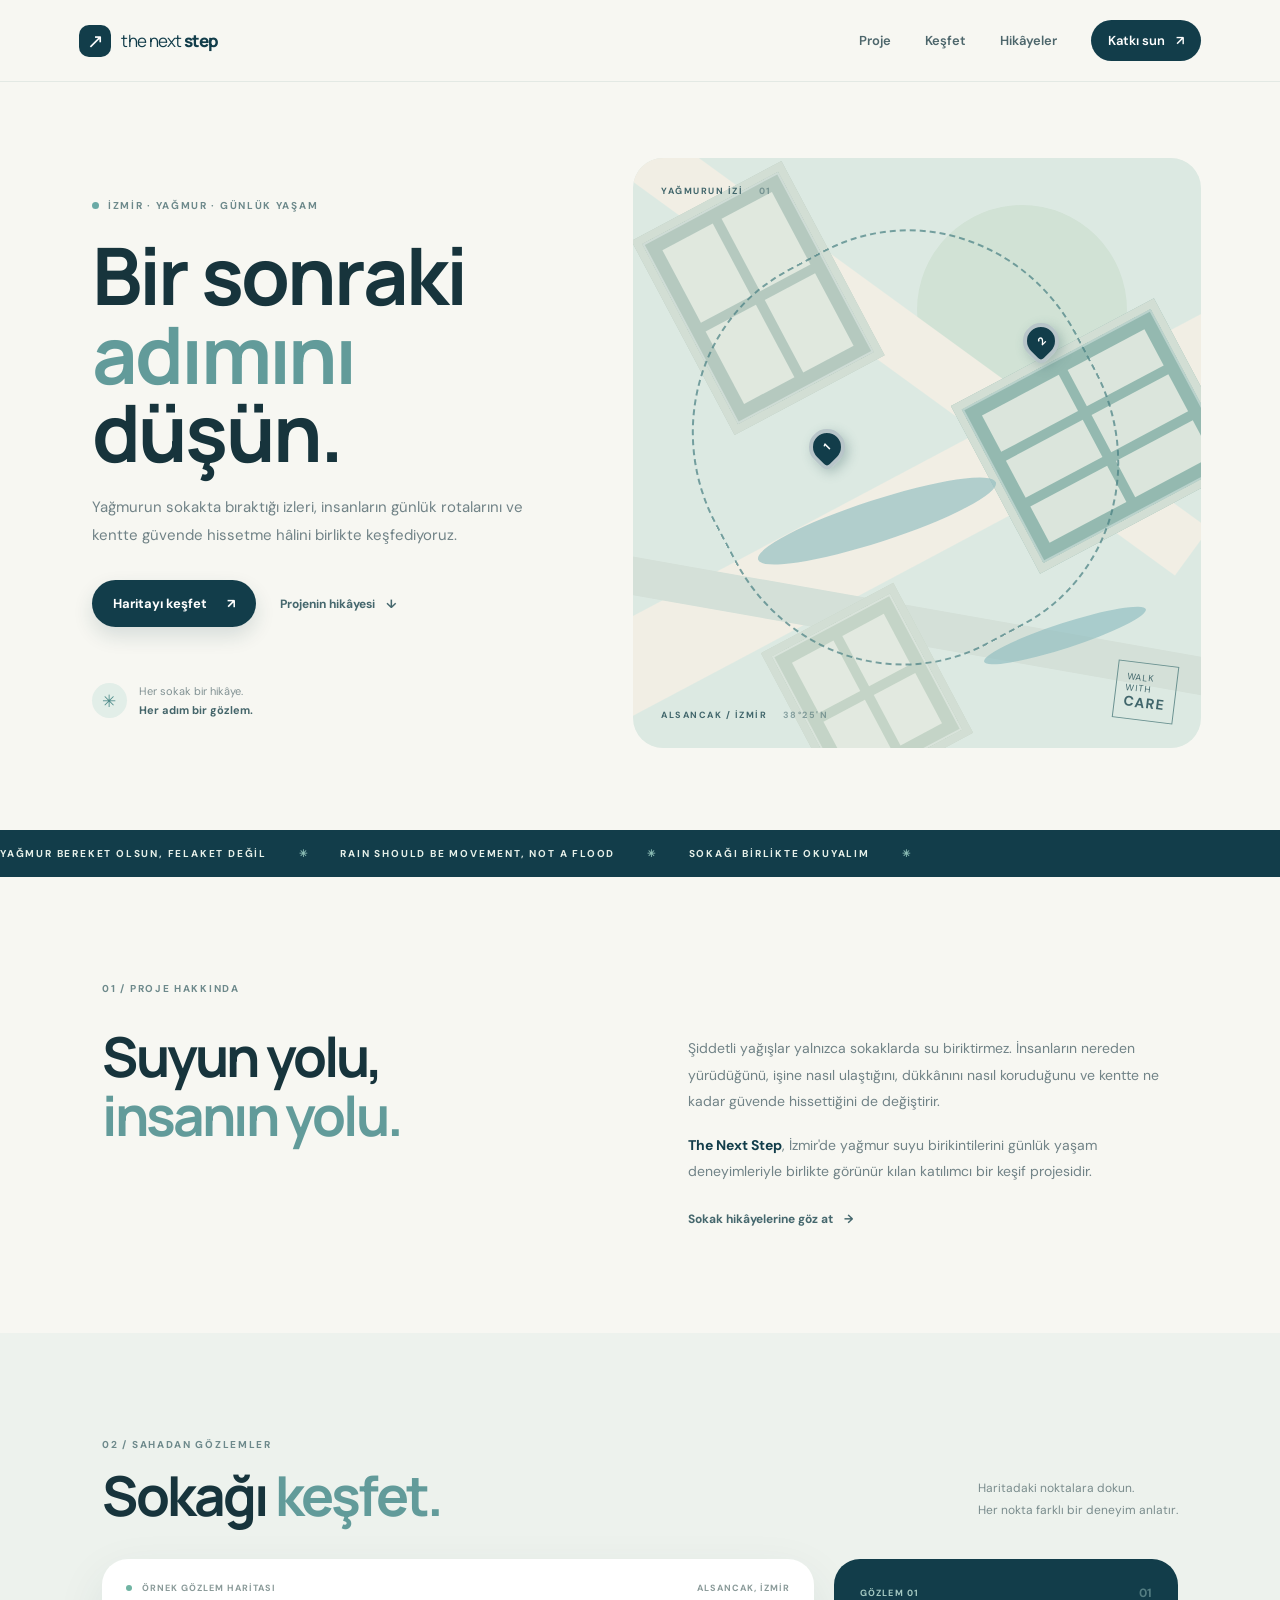
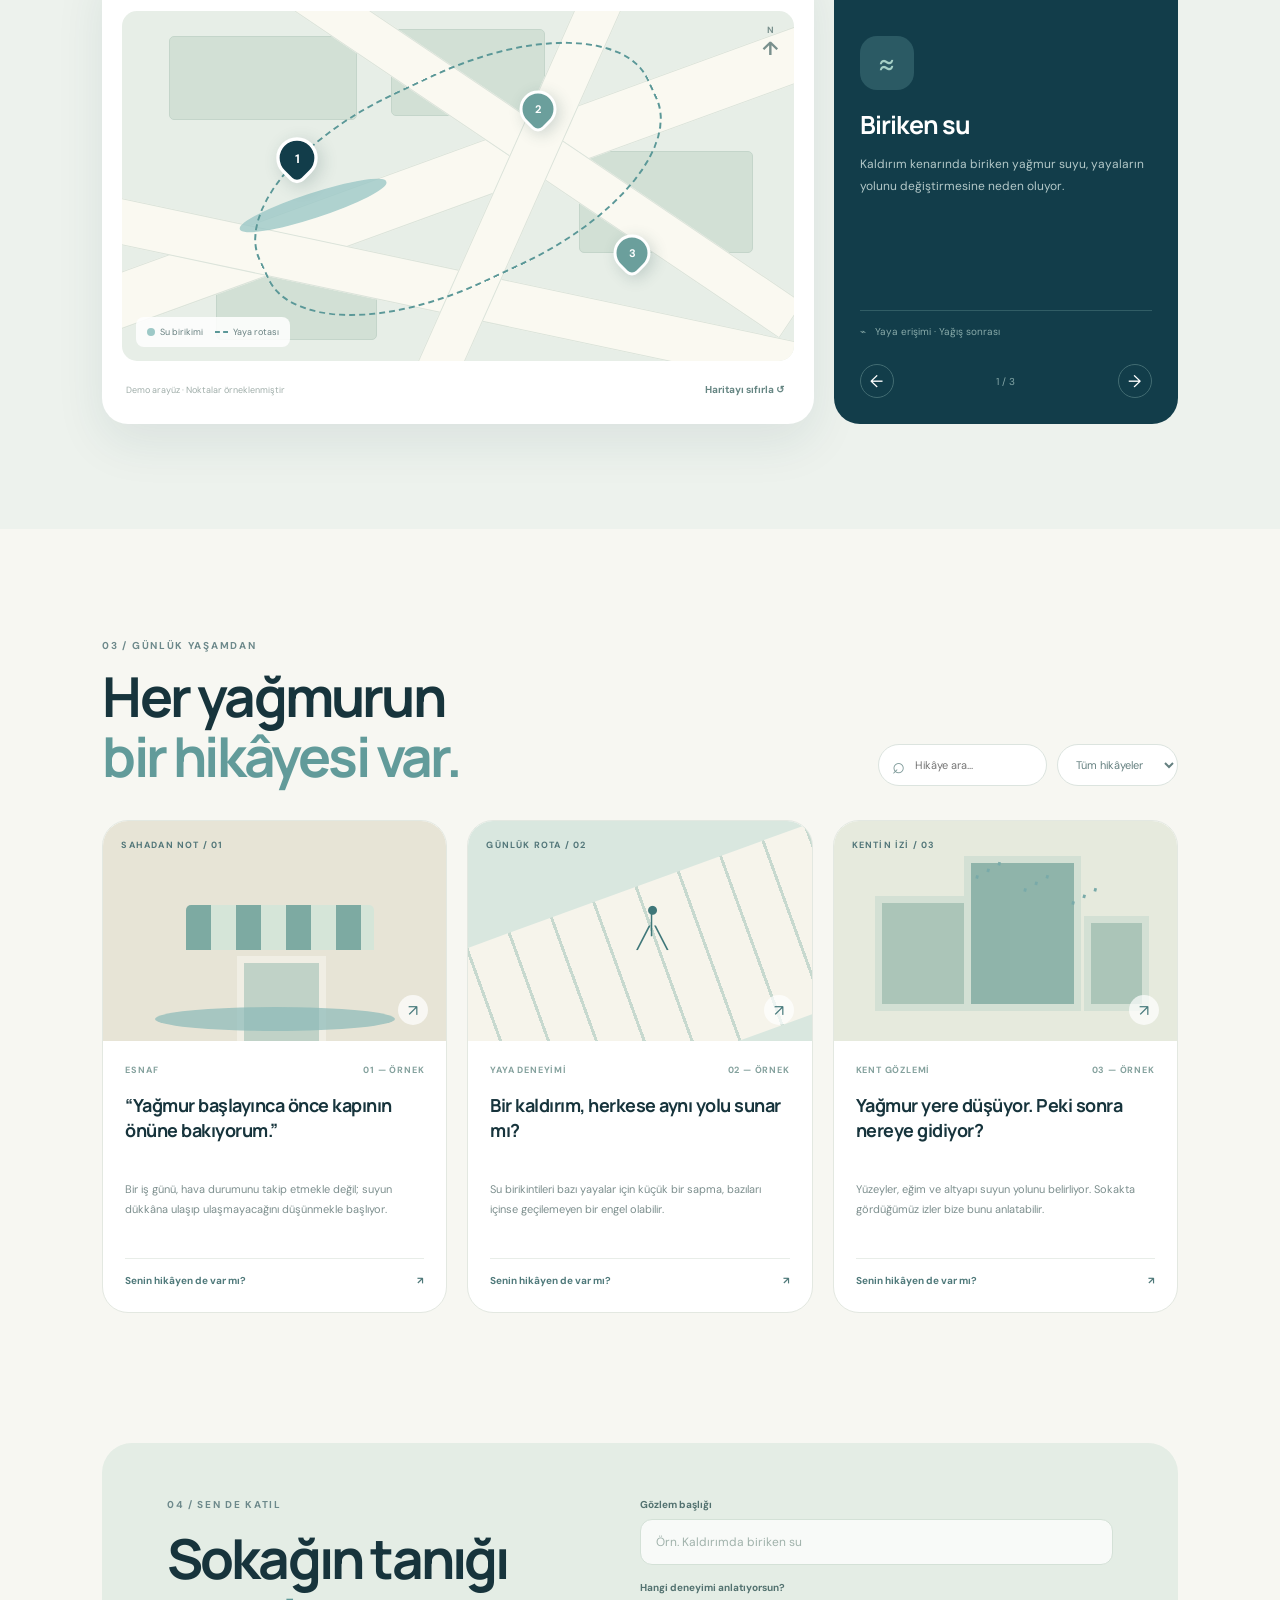
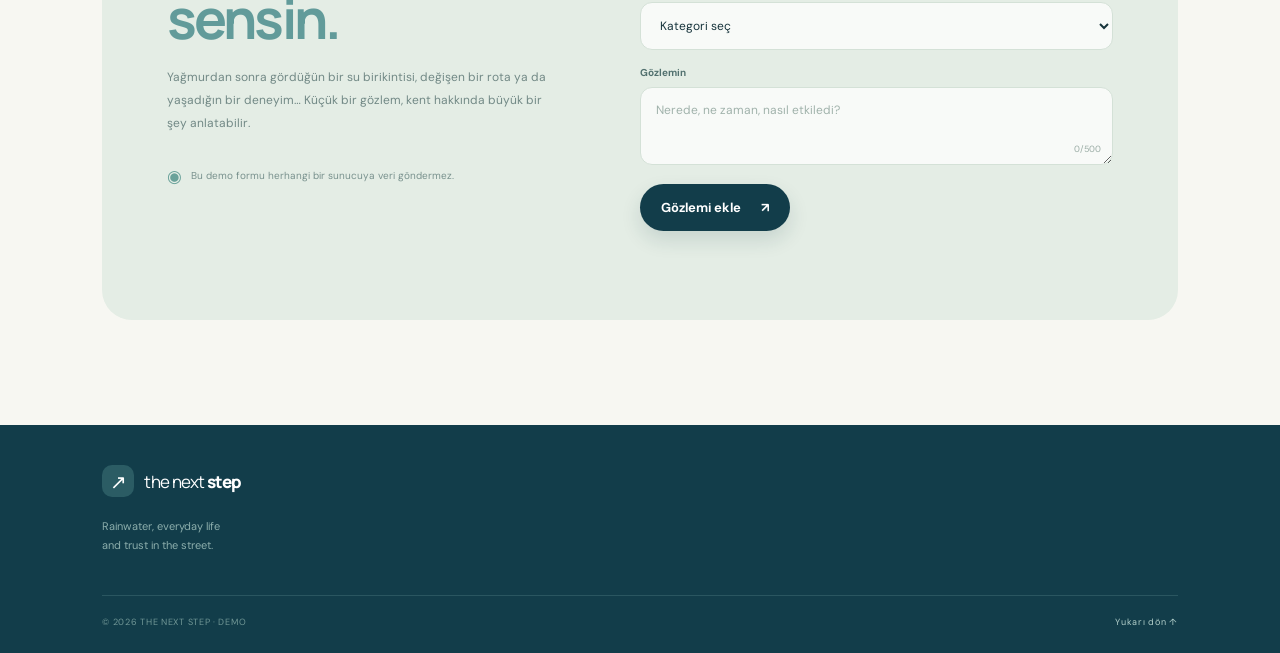
<file: denemenext/index.html>
<!DOCTYPE html>
<html lang="tr">
<head>
  <meta charset="UTF-8" />
  <meta name="viewport" content="width=device-width, initial-scale=1.0" />
  <meta name="theme-color" content="#123D4A" />
  <meta name="description" content="The Next Step — İzmir'de yağmur, sokaklar ve günlük yaşamın kesiştiği noktaları keşfet." />
  <title>The Next Step — Sokağın hikâyesini keşfet</title>
  <link rel="stylesheet" href="style.css" />
  <script src="script.js" defer></script>
</head>
<body>
  <a class="skip-link" href="#main">İçeriğe geç</a>
  <header class="site-header">
    <a class="brand" href="#" aria-label="The Next Step ana sayfa">
      <span class="brand-mark" aria-hidden="true">↗</span>
      <span>the next <strong>step</strong></span>
    </a>
    <button class="menu-toggle" id="menuToggle" aria-label="Menüyü aç" aria-expanded="false">
      <span></span><span></span>
    </button>
    <nav class="main-nav" id="mainNav" aria-label="Ana menü">
      <a href="#story">Proje</a>
      <a href="#map">Keşfet</a>
      <a href="#stories">Hikâyeler</a>
      <a href="#contribute" class="nav-cta">Katkı sun <span>↗</span></a>
    </nav>
  </header>

  <main id="main">
    <section class="hero">
      <div class="hero-copy">
        <p class="eyebrow"><span class="eyebrow-dot"></span> İZMİR · YAĞMUR · GÜNLÜK YAŞAM</p>
        <h1>Bir sonraki<br /><em>adımını</em> düşün.</h1>
        <p class="hero-description">Yağmurun sokakta bıraktığı izleri, insanların günlük rotalarını ve kentte güvende hissetme hâlini birlikte keşfediyoruz.</p>
        <div class="hero-actions">
          <a class="button button-primary" href="#map">Haritayı keşfet <span>↗</span></a>
          <a class="text-link" href="#story">Projenin hikâyesi <span>↓</span></a>
        </div>
        <div class="hero-note"><span class="note-icon">✳</span><span>Her sokak bir hikâye.<br /><strong>Her adım bir gözlem.</strong></span></div>
      </div>
      <div class="hero-art" aria-label="Yağmur sonrası İzmir sokaklarını temsil eden illüstrasyon" role="img">
        <div class="art-sun"></div>
        <div class="art-label label-top">YAĞMURUN İZİ <span>01</span></div>
        <div class="street street-one"></div><div class="street street-two"></div><div class="street street-three"></div>
        <div class="building building-a"><i></i><i></i><i></i><i></i></div>
        <div class="building building-b"><i></i><i></i><i></i><i></i><i></i><i></i></div>
        <div class="building building-c"><i></i><i></i><i></i><i></i></div>
        <div class="water water-one"></div><div class="water water-two"></div>
        <div class="route-line"></div>
        <button class="art-pin pin-one" aria-label="Gözlem noktası: biriken su">1</button>
        <button class="art-pin pin-two" aria-label="Gözlem noktası: yaya rotası">2</button>
        <div class="art-label label-bottom">ALSANCAK / İZMİR <span>38°25'N</span></div>
        <div class="art-stamp">WALK<br />WITH<br /><b>CARE</b></div>
      </div>
    </section>

    <section class="ticker" aria-label="Proje mesajı">
      <div>YAĞMUR BEREKET OLSUN, FELAKET DEĞİL <span>✳</span> RAIN SHOULD BE MOVEMENT, NOT A FLOOD <span>✳</span> SOKAĞI BİRLİKTE OKUYALIM <span>✳</span></div>
    </section>

    <section class="intro section-wrap" id="story">
      <div class="section-kicker">01 / PROJE HAKKINDA</div>
      <div class="intro-grid">
        <h2>Suyun yolu,<br /><em>insanın yolu.</em></h2>
        <div class="intro-text">
          <p>Şiddetli yağışlar yalnızca sokaklarda su biriktirmez. İnsanların nereden yürüdüğünü, işine nasıl ulaştığını, dükkânını nasıl koruduğunu ve kentte ne kadar güvende hissettiğini de değiştirir.</p>
          <p><strong>The Next Step</strong>, İzmir'de yağmur suyu birikintilerini günlük yaşam deneyimleriyle birlikte görünür kılan katılımcı bir keşif projesidir.</p>
          <a class="text-link" href="#stories">Sokak hikâyelerine göz at <span>→</span></a>
        </div>
      </div>
    </section>

    <section class="explore section-wrap" id="map">
      <div class="section-heading">
        <div><div class="section-kicker">02 / SAHADAN GÖZLEMLER</div><h2>Sokağı <em>keşfet.</em></h2></div>
        <p>Haritadaki noktalara dokun.<br />Her nokta farklı bir deneyim anlatır.</p>
      </div>
      <div class="explore-layout">
        <div class="map-panel">
          <div class="map-topline"><span><span class="live-dot"></span> ÖRNEK GÖZLEM HARİTASI</span><span>ALSANCAK, İZMİR</span></div>
          <div class="map-canvas" id="mapCanvas">
            <div class="map-block block-1"></div><div class="map-block block-2"></div><div class="map-block block-3"></div><div class="map-block block-4"></div>
            <div class="map-road road-1"></div><div class="map-road road-2"></div><div class="map-road road-3"></div><div class="map-road road-4"></div>
            <div class="map-water water-pool"></div>
            <div class="map-route"></div>
            <button class="map-marker active" data-place="0" style="--x:26%;--y:42%" aria-label="Nokta 1: Biriken su" aria-pressed="true"><span>1</span></button>
            <button class="map-marker" data-place="1" style="--x:62%;--y:28%" aria-label="Nokta 2: Yaya rotası" aria-pressed="false"><span>2</span></button>
            <button class="map-marker" data-place="2" style="--x:76%;--y:69%" aria-label="Nokta 3: Esnaf deneyimi" aria-pressed="false"><span>3</span></button>
            <div class="map-legend"><span><i class="legend-water"></i> Su birikimi</span><span><i class="legend-route"></i> Yaya rotası</span></div>
            <div class="map-north">N <span>↑</span></div>
          </div>
          <div class="map-foot"><span>Demo arayüz · Noktalar örneklenmiştir</span><button id="resetMap" class="quiet-button">Haritayı sıfırla ↺</button></div>
        </div>
        <aside class="observation-card" aria-live="polite">
          <div class="card-top"><span class="mini-tag" id="placeTag">GÖZLEM 01</span><span class="card-number" id="cardNumber">01</span></div>
          <div class="card-icon" id="placeIcon">≈</div>
          <h3 id="placeTitle">Biriken su</h3>
          <p id="placeDescription">Kaldırım kenarında biriken yağmur suyu, yayaların yolunu değiştirmesine neden oluyor.</p>
          <div class="observation-meta"><span>⌁</span><span id="placeMeta">Yaya erişimi · Yağış sonrası</span></div>
          <div class="card-pagination"><button id="prevPlace" aria-label="Önceki gözlem">←</button><span id="placeProgress">1 / 3</span><button id="nextPlace" aria-label="Sonraki gözlem">→</button></div>
        </aside>
      </div>
    </section>

    <section class="stories section-wrap" id="stories">
      <div class="section-heading">
        <div><div class="section-kicker">03 / GÜNLÜK YAŞAMDAN</div><h2>Her yağmurun<br /><em>bir hikâyesi var.</em></h2></div>
        <div class="story-controls">
          <label class="search-box"><span>⌕</span><input id="storySearch" type="search" placeholder="Hikâye ara..." aria-label="Hikâyelerde ara" /></label>
          <select id="storyFilter" aria-label="Hikâyeleri kategoriye göre filtrele"><option value="all">Tüm hikâyeler</option><option value="esnaf">Esnaf</option><option value="yaya">Yaya deneyimi</option><option value="kent">Kent gözlemi</option></select>
        </div>
      </div>
      <div class="story-grid" id="storyGrid">
        <article class="story-card" data-category="esnaf" data-search="esnaf dükkan yağmur giriş su">
          <div class="story-visual visual-shop"><span class="visual-caption">SAHADAN NOT / 01</span><div class="shop-awning"></div><div class="shop-door"></div><div class="puddle"></div><span class="visual-symbol">↗</span></div>
          <div class="story-content"><div class="story-meta"><span>ESNAF</span><span>01 — ÖRNEK</span></div><h3>“Yağmur başlayınca önce kapının önüne bakıyorum.”</h3><p>Bir iş günü, hava durumunu takip etmekle değil; suyun dükkâna ulaşıp ulaşmayacağını düşünmekle başlıyor.</p><a href="#contribute" class="story-link">Senin hikâyen de var mı? <span>↗</span></a></div>
        </article>
        <article class="story-card" data-category="yaya" data-search="yaya kaldırım rota yürümek güvenli erişim">
          <div class="story-visual visual-walk"><span class="visual-caption">GÜNLÜK ROTA / 02</span><div class="walk-lines"></div><div class="walk-person">●<br />│<br />╱ ╲</div><span class="visual-symbol">↗</span></div>
          <div class="story-content"><div class="story-meta"><span>YAYA DENEYİMİ</span><span>02 — ÖRNEK</span></div><h3>Bir kaldırım, herkese aynı yolu sunar mı?</h3><p>Su birikintileri bazı yayalar için küçük bir sapma, bazıları içinse geçilemeyen bir engel olabilir.</p><a href="#contribute" class="story-link">Senin hikâyen de var mı? <span>↗</span></a></div>
        </article>
        <article class="story-card" data-category="kent" data-search="kent gözlem yağmur suyu yüzey sokak">
          <div class="story-visual visual-city"><span class="visual-caption">KENTİN İZİ / 03</span><div class="city-shape shape-a"></div><div class="city-shape shape-b"></div><div class="city-shape shape-c"></div><div class="city-rain">⋰ ⋰ ⋰</div><span class="visual-symbol">↗</span></div>
          <div class="story-content"><div class="story-meta"><span>KENT GÖZLEMİ</span><span>03 — ÖRNEK</span></div><h3>Yağmur yere düşüyor. Peki sonra nereye gidiyor?</h3><p>Yüzeyler, eğim ve altyapı suyun yolunu belirliyor. Sokakta gördüğümüz izler bize bunu anlatabilir.</p><a href="#contribute" class="story-link">Senin hikâyen de var mı? <span>↗</span></a></div>
        </article>
      </div>
      <p class="empty-state" id="emptyState" hidden>Bu aramayla eşleşen hikâye bulunamadı. Başka bir kelime dene.</p>
    </section>

    <section class="contribute section-wrap" id="contribute">
      <div class="contribute-panel">
        <div class="contribute-copy"><div class="section-kicker">04 / SEN DE KATIL</div><h2>Sokağın tanığı<br /><em>sensin.</em></h2><p>Yağmurdan sonra gördüğün bir su birikintisi, değişen bir rota ya da yaşadığın bir deneyim… Küçük bir gözlem, kent hakkında büyük bir şey anlatabilir.</p><div class="privacy-note"><span>◉</span> Bu demo formu herhangi bir sunucuya veri göndermez.</div></div>
        <form id="observationForm" class="observation-form">
          <label>Gözlem başlığı<input name="title" type="text" placeholder="Örn. Kaldırımda biriken su" required maxlength="80" /></label>
          <label>Hangi deneyimi anlatıyorsun?
            <select name="category" required><option value="">Kategori seç</option><option>Esnaf deneyimi</option><option>Yaya rotası</option><option>Kent gözlemi</option><option>Diğer</option></select>
          </label>
          <label>Gözlemin <textarea name="description" rows="3" placeholder="Nerede, ne zaman, nasıl etkiledi?" required maxlength="500"></textarea><span class="char-count"><span id="charCount">0</span>/500</span></label>
          <button class="button button-primary form-submit" type="submit">Gözlemi ekle <span>↗</span></button>
          <p class="form-feedback" id="formFeedback" role="status" aria-live="polite"></p>
        </form>
      </div>
    </section>
  </main>

  <footer class="site-footer">
    <a class="brand brand-footer" href="#"><span class="brand-mark">↗</span><span>the next <strong>step</strong></span></a>
    <p>Rainwater, everyday life<br />and trust in the street.</p>
    <div class="footer-bottom"><span>© 2026 THE NEXT STEP · DEMO</span><a href="#main">Yukarı dön ↑</a></div>
  </footer>
  <div class="toast" id="toast" role="status" aria-live="polite"></div>
</body>
</html>
</file>
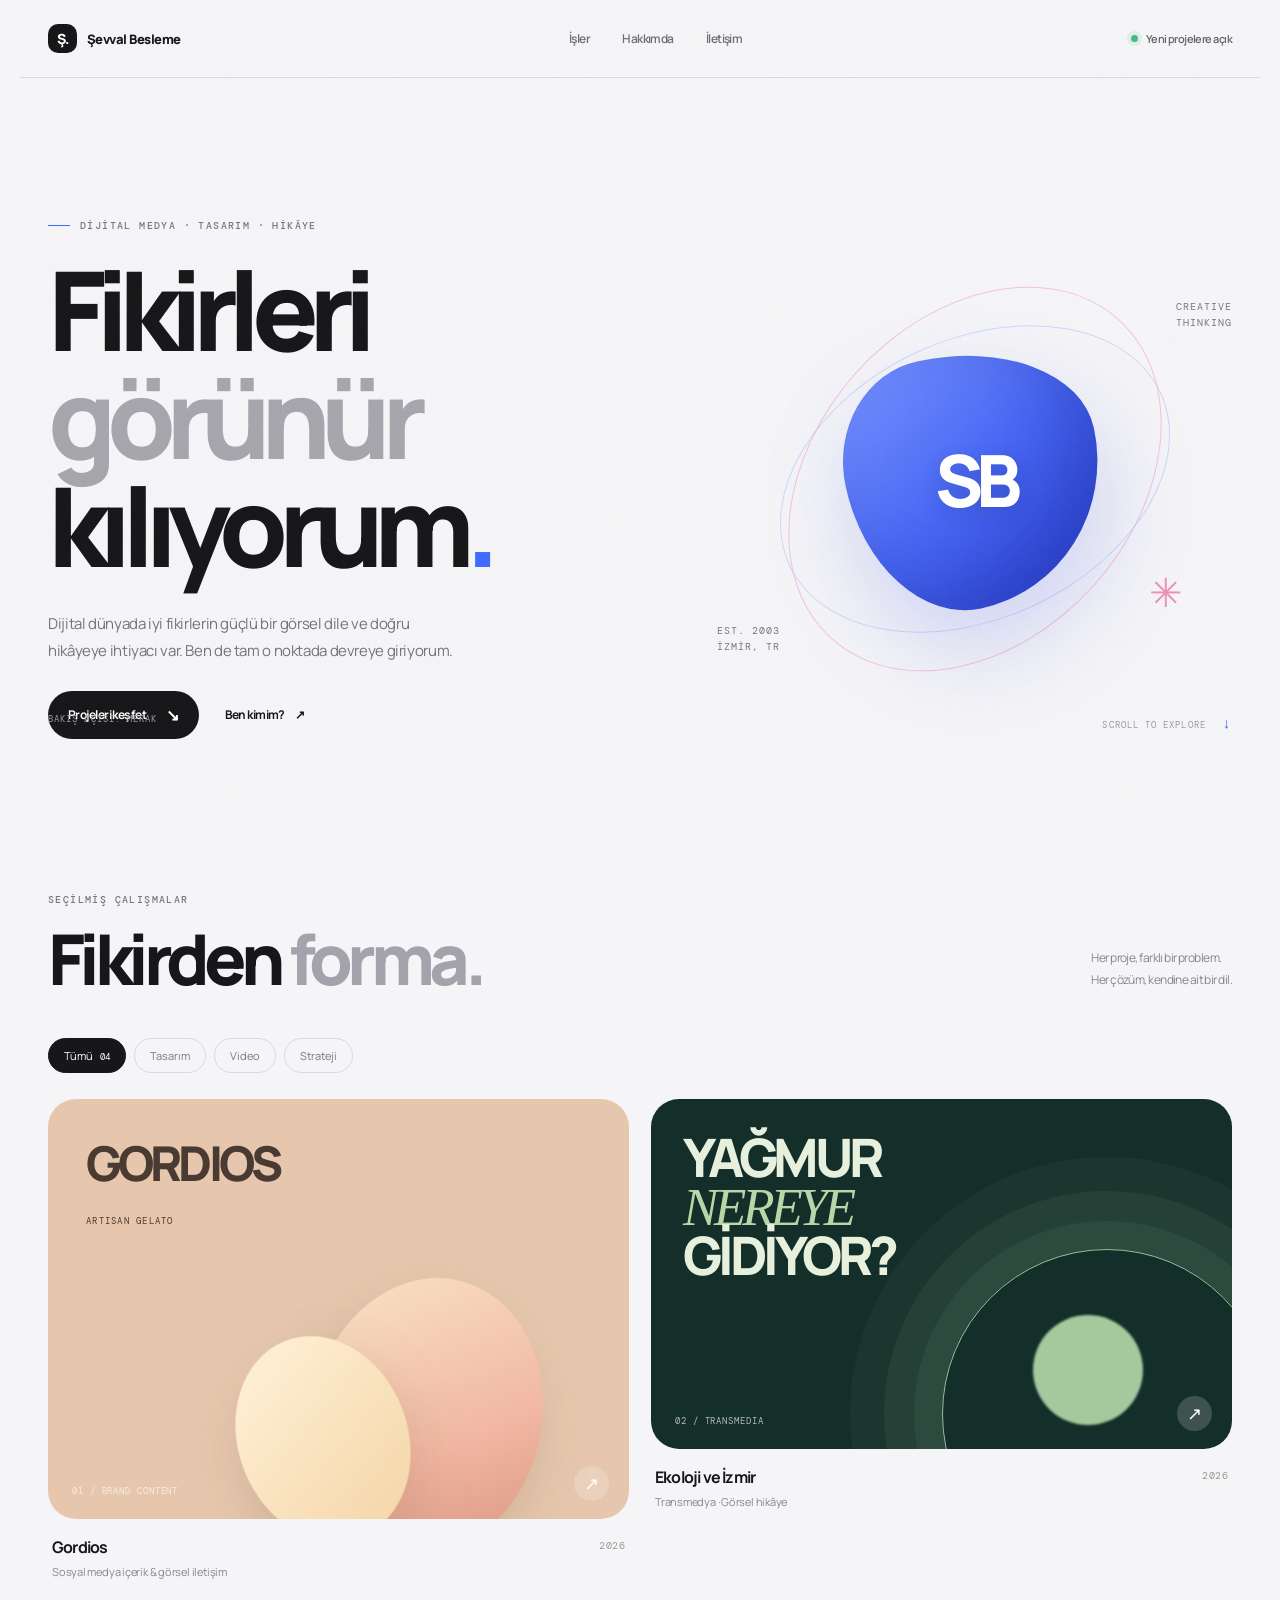
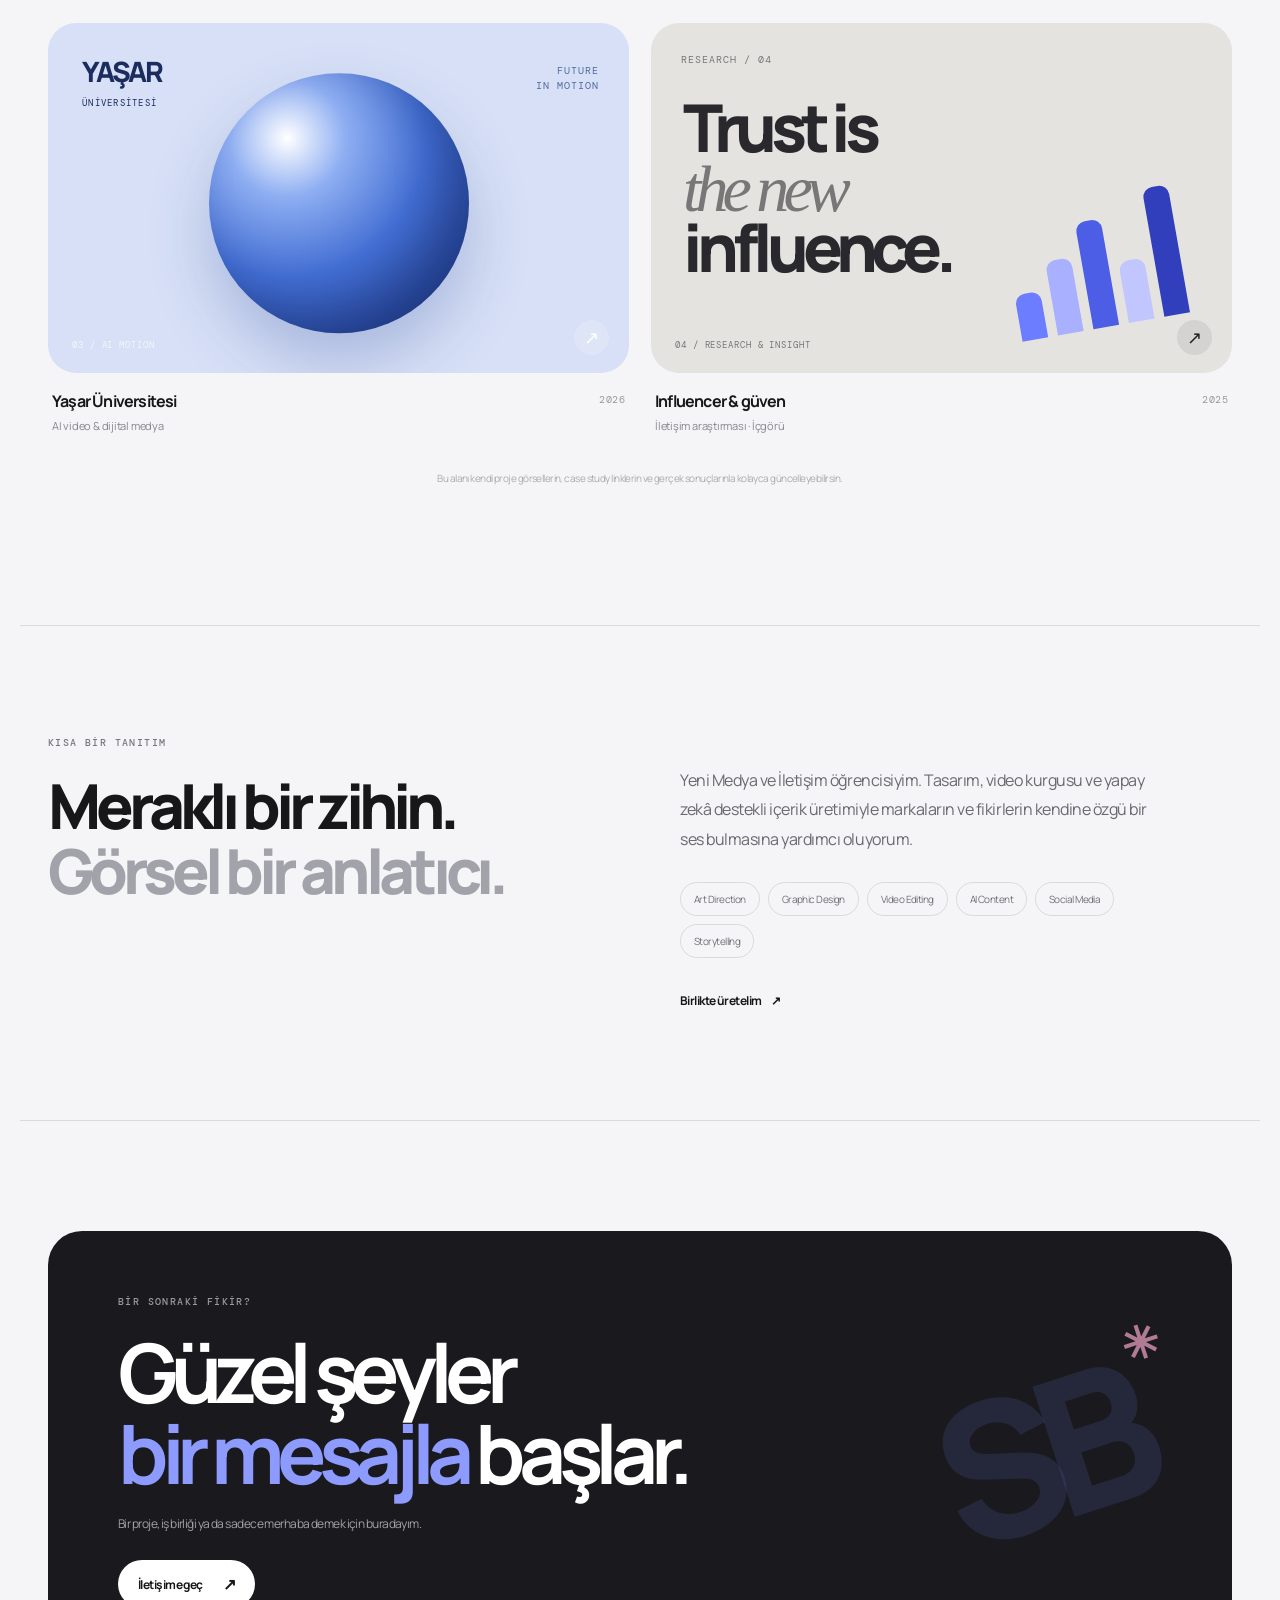
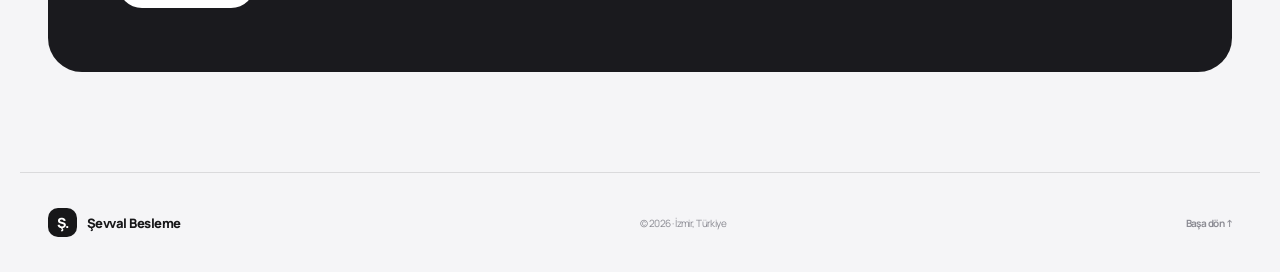
<file: sevvalbeslemenextstep/index.html>
<!doctype html>
<html lang="tr">
<head>
  <meta charset="utf-8">
  <meta name="viewport" content="width=device-width, initial-scale=1">
  <meta name="theme-color" content="#f5f5f7">
  <meta name="description" content="Şevval Besleme — dijital medya, tasarım ve hikâye anlatımı portfolyosu.">
  <title>Şevval Besleme — Creative Portfolio</title>
  <link rel="stylesheet" href="style.css">
  <script src="script.js" defer></script>
</head>
<body>
  <div class="grain" aria-hidden="true"></div>
  <header class="topbar">
    <a class="brand" href="#top" aria-label="Şevval Besleme ana sayfa">
      <span class="brand-mark">Ş.</span><span>Şevval Besleme</span>
    </a>
    <nav class="nav" aria-label="Ana navigasyon">
      <a href="#work">İşler</a><a href="#about">Hakkımda</a><a href="#contact">İletişim</a>
    </nav>
    <a class="availability" href="#contact"><span class="status-dot"></span> Yeni projelere açık</a>
    <button class="menu-toggle" aria-label="Menüyü aç" aria-expanded="false"><span></span><span></span></button>
  </header>

  <main id="top">
    <section class="hero section-wrap">
      <div class="hero-copy">
        <p class="eyebrow"><span class="eyebrow-line"></span> DİJİTAL MEDYA · TASARIM · HİKÂYE</p>
        <h1>Fikirleri<br><span class="headline-muted">görünür</span> kılıyorum<span class="accent">.</span></h1>
        <p class="hero-intro">Dijital dünyada iyi fikirlerin güçlü bir görsel dile ve doğru hikâyeye ihtiyacı var. Ben de tam o noktada devreye giriyorum.</p>
        <div class="hero-actions">
          <a class="button button-dark" href="#work">Projeleri keşfet <span aria-hidden="true">↘</span></a>
          <a class="text-link" href="#about">Ben kimim? <span aria-hidden="true">↗</span></a>
        </div>
      </div>
      <div class="hero-art" aria-label="Soyut renk ve şekil kompozisyonu">
        <div class="art-orbit orbit-one"></div><div class="art-orbit orbit-two"></div>
        <div class="art-core"><span>SB</span></div>
        <div class="art-tag tag-top">CREATIVE<br>THINKING</div>
        <div class="art-tag tag-bottom">EST. 2003<br>İZMİR, TR</div>
        <div class="art-spark">✳</div>
      </div>
      <div class="hero-bottom"><span>BAKIŞ AÇISI: MERAK</span><span>SCROLL TO EXPLORE <span class="scroll-arrow">↓</span></span></div>
    </section>

    <section class="work section-wrap" id="work">
      <div class="section-heading">
        <div><p class="eyebrow">SEÇİLMİŞ ÇALIŞMALAR</p><h2>Fikirden <span>forma.</span></h2></div>
        <p class="section-note">Her proje, farklı bir problem.<br>Her çözüm, kendine ait bir dil.</p>
      </div>
      <div class="filter-row" role="group" aria-label="Projeleri filtrele">
        <button class="filter active" data-filter="all">Tümü <span>04</span></button>
        <button class="filter" data-filter="design">Tasarım</button>
        <button class="filter" data-filter="video">Video</button>
        <button class="filter" data-filter="strategy">Strateji</button>
      </div>
      <div class="project-grid">
        <article class="project-card project-large" data-category="design strategy">
          <a class="project-visual visual-gordios" href="#contact" aria-label="Gordios projesi hakkında iletişim">
            <div class="gordios-label">GORDIOS<br><small>ARTISAN GELATO</small></div>
            <div class="gelato-shape gelato-one"></div><div class="gelato-shape gelato-two"></div>
            <span class="visual-index">01 / BRAND CONTENT</span><span class="visual-arrow">↗</span>
          </a>
          <div class="project-meta"><div><h3>Gordios</h3><p>Sosyal medya içerik & görsel iletişim</p></div><span class="project-year">2026</span></div>
        </article>
        <article class="project-card" data-category="video design">
          <a class="project-visual visual-eco" href="#contact" aria-label="Ekoloji ve İzmir projesi hakkında iletişim">
            <div class="eco-title">YAĞMUR<br><em>NEREYE</em><br>GİDİYOR?</div>
            <div class="eco-rings"></div><span class="visual-index">02 / TRANSMEDIA</span><span class="visual-arrow">↗</span>
          </a>
          <div class="project-meta"><div><h3>Ekoloji ve İzmir</h3><p>Transmedya · Görsel hikâye</p></div><span class="project-year">2026</span></div>
        </article>
        <article class="project-card" data-category="video design">
          <a class="project-visual visual-yuco" href="#contact" aria-label="Yaşar Üniversitesi projesi hakkında iletişim">
            <div class="yu-orb"></div><div class="yu-word">YAŞAR<br><span>ÜNİVERSİTESİ</span></div>
            <div class="yu-caption">FUTURE<br>IN MOTION</div>
            <span class="visual-index">03 / AI MOTION</span><span class="visual-arrow">↗</span>
          </a>
          <div class="project-meta"><div><h3>Yaşar Üniversitesi</h3><p>AI video & dijital medya</p></div><span class="project-year">2026</span></div>
        </article>
        <article class="project-card project-wide" data-category="strategy">
          <a class="project-visual visual-research" href="#contact" aria-label="Influencer araştırması hakkında iletişim">
            <div class="research-top">RESEARCH / 04</div>
            <div class="research-title">Trust is<br><span>the new</span><br>influence.</div>
            <div class="research-bars"><i></i><i></i><i></i><i></i><i></i></div>
            <span class="visual-index">04 / RESEARCH & INSIGHT</span><span class="visual-arrow">↗</span>
          </a>
          <div class="project-meta"><div><h3>Influencer & güven</h3><p>İletişim araştırması · İçgörü</p></div><span class="project-year">2025</span></div>
        </article>
      </div>
      <p class="portfolio-hint">Bu alanı kendi proje görsellerin, case study linklerin ve gerçek sonuçlarınla kolayca güncelleyebilirsin.</p>
    </section>

    <section class="about section-wrap" id="about">
      <div class="about-left"><p class="eyebrow">KISA BİR TANITIM</p><h2>Meraklı bir zihin.<br><span>Görsel bir anlatıcı.</span></h2></div>
      <div class="about-right">
        <p class="about-text">Yeni Medya ve İletişim öğrencisiyim. Tasarım, video kurgusu ve yapay zekâ destekli içerik üretimiyle markaların ve fikirlerin kendine özgü bir ses bulmasına yardımcı oluyorum.</p>
        <div class="skill-list"><span>Art Direction</span><span>Graphic Design</span><span>Video Editing</span><span>AI Content</span><span>Social Media</span><span>Storytelling</span></div>
        <a class="text-link" href="#contact">Birlikte üretelim <span aria-hidden="true">↗</span></a>
      </div>
    </section>

    <section class="contact section-wrap" id="contact">
      <div class="contact-card">
        <p class="eyebrow">BİR SONRAKİ FİKİR?</p>
        <h2>Güzel şeyler<br><span>bir mesajla</span> başlar.</h2>
        <p>Bir proje, iş birliği ya da sadece merhaba demek için buradayım.</p>
        <a class="button button-light" href="mailto:hello@sevvalbesleme.com">İletişime geç <span aria-hidden="true">↗</span></a>
        <div class="contact-decoration">SB<span>✳</span></div>
      </div>
    </section>
  </main>

  <footer class="footer section-wrap"><a class="brand" href="#top"><span class="brand-mark">Ş.</span><span>Şevval Besleme</span></a><span>© <span id="year"></span> · İzmir, Türkiye</span><a href="#top" class="back-top">Başa dön ↑</a></footer>
</body>
</html>
</file>
<file: denemenext/style.css>
@import url('https://fonts.googleapis.com/css2?family=DM+Sans:wght@400;500;600;700&family=Manrope:wght@400;500;600;700;800&display=swap');

:root {
  --ink: #17343c;
  --muted: #6c8185;
  --deep: #123d4a;
  --blue: #246b78;
  --teal: #9fcac4;
  --mint: #dcebe5;
  --paper: #f7f7f2;
  --sand: #e8e5d9;
  --line: #dce4df;
  --white: #fff;
  --radius-lg: 26px;
  --radius-md: 18px;
  --shadow: 0 18px 50px rgba(18, 61, 74, .09);
}
* { box-sizing: border-box; }
html { scroll-behavior: smooth; scroll-padding-top: 90px; }
body { margin: 0; background: var(--paper); color: var(--ink); font-family: 'DM Sans', sans-serif; -webkit-font-smoothing: antialiased; }
a { color: inherit; text-decoration: none; }
button, input, textarea, select { font: inherit; }
button, select { cursor: pointer; }
button:focus-visible, a:focus-visible, input:focus-visible, textarea:focus-visible, select:focus-visible { outline: 3px solid #67aeb5; outline-offset: 3px; }
.skip-link { position: absolute; left: 12px; top: -60px; background: var(--deep); color: white; padding: 12px 16px; z-index: 100; border-radius: 8px; }
.skip-link:focus { top: 12px; }
.site-header { height: 82px; padding: 0 6.2%; display: flex; align-items: center; justify-content: space-between; background: rgba(247,247,242,.92); border-bottom: 1px solid rgba(220,228,223,.75); position: sticky; top: 0; z-index: 20; backdrop-filter: blur(18px); }
.brand { display: inline-flex; align-items: center; gap: 10px; font-family: Manrope, sans-serif; font-size: 17px; letter-spacing: -.7px; color: var(--deep); }
.brand strong { font-weight: 800; }
.brand-mark { display: grid; place-items: center; width: 32px; height: 32px; border-radius: 10px; color: white; background: var(--deep); font-size: 20px; }
.main-nav { display: flex; align-items: center; gap: 34px; font-size: 13px; font-weight: 600; color: #4d666b; }
.main-nav a { transition: color .2s ease; }
.main-nav a:hover { color: var(--deep); }
.nav-cta { padding: 12px 17px; background: var(--deep); color: white !important; border-radius: 100px; }
.nav-cta span { margin-left: 8px; }
.menu-toggle { display: none; border: 0; background: none; padding: 8px; }
.menu-toggle span { display: block; width: 22px; height: 2px; margin: 5px; background: var(--deep); }
.hero { display: grid; grid-template-columns: minmax(0, .94fr) minmax(0, 1.06fr); gap: 4.5%; padding: 76px 6.2% 82px; align-items: center; max-width: 1600px; margin: auto; }
.hero-copy { padding: 12px 0 0 2.5%; }
.eyebrow, .section-kicker { color: #6d898b; font-size: 10px; letter-spacing: 1.7px; font-weight: 700; }
.eyebrow { display: flex; align-items: center; gap: 9px; }
.eyebrow-dot { width: 7px; height: 7px; border-radius: 50%; background: #6aa9a5; }
h1, h2, h3, p { margin-top: 0; }
h1, h2 { font-family: Manrope, sans-serif; letter-spacing: -2.8px; font-weight: 700; }
h1 { font-size: clamp(48px, 6.2vw, 86px); line-height: .99; margin: 24px 0 22px; }
h1 em, h2 em { color: #629b9a; font-style: normal; }
.hero-description { max-width: 435px; color: #718387; font-size: 15px; line-height: 1.85; }
.hero-actions { display: flex; align-items: center; gap: 24px; margin-top: 31px; }
.button { border: 0; display: inline-flex; align-items: center; justify-content: center; gap: 20px; padding: 15px 21px; border-radius: 100px; font-size: 13px; font-weight: 700; transition: transform .2s, background .2s; }
.button:hover { transform: translateY(-2px); }
.button-primary { color: white; background: var(--deep); box-shadow: 0 9px 20px rgba(18,61,74,.14); }
.button-primary:hover { background: #205563; }
.text-link { display: inline-flex; gap: 11px; align-items: center; font-size: 12px; font-weight: 700; color: #45676d; }
.text-link span { transition: transform .2s; }
.text-link:hover span { transform: translateX(4px); }
.hero-note { display: flex; align-items: center; gap: 12px; margin-top: 55px; font-size: 11px; line-height: 1.65; color: #829294; }
.hero-note strong { color: #44656a; font-weight: 700; }
.note-icon { display: grid; place-items: center; width: 35px; height: 35px; border-radius: 50%; background: #e2eee8; color: #4d8b89; font-size: 17px; }
.hero-art { min-height: 480px; height: min(52vw, 590px); max-height: 590px; position: relative; overflow: hidden; border-radius: 30px; background: #dce9e2; isolation: isolate; }
.art-sun { position: absolute; width: 210px; height: 210px; border-radius: 50%; background: #d1e2d5; right: 13%; top: 8%; }
.street { position: absolute; background: #f1eee4; }
.street-one { width: 130%; height: 88px; left: -15%; top: 53%; transform: rotate(-28deg); }
.street-two { width: 120%; height: 58px; left: -10%; top: 28%; transform: rotate(36deg); }
.street-three { width: 150%; height: 38px; left: -20%; top: 77%; transform: rotate(10deg); background: #d4e0d8; }
.building { position: absolute; background: #b5c9bf; border: 8px solid #d2ded4; box-shadow: inset 0 0 0 2px rgba(255,255,255,.35); transform: rotate(-28deg); display: grid; grid-template-columns: repeat(2,1fr); gap: 10px; padding: 15px; }
.building i { display: block; background: #e8eee4; opacity: .85; }
.building-a { width: 170px; height: 220px; top: 5%; left: 7%; }
.building-b { width: 230px; height: 190px; right: -2%; top: 31%; background: #94b9b0; }
.building-c { width: 150px; height: 170px; bottom: -5%; left: 28%; background: #c4d4c7; }
.water { position: absolute; border-radius: 50%; background: #8fbec0; opacity: .65; transform: rotate(-18deg); }
.water-one { width: 250px; height: 42px; left: 21%; top: 58%; }
.water-two { width: 170px; height: 25px; right: 9%; bottom: 17%; }
.route-line { position: absolute; inset: 0; background: none; border: 2px dashed #477f82; border-radius: 45%; width: 72%; height: 72%; left: 12%; top: 13%; transform: rotate(-28deg); opacity: .7; }
.art-label { position: absolute; z-index: 3; font-size: 9px; letter-spacing: 1.5px; color: #41666b; font-weight: 700; }
.art-label span { margin-left: 12px; opacity: .55; }
.label-top { top: 27px; left: 28px; }.label-bottom { bottom: 27px; left: 28px; }
.art-pin { position: absolute; z-index: 4; width: 36px; height: 36px; border: 4px solid rgba(255,255,255,.7); border-radius: 50% 50% 50% 8px; transform: rotate(-45deg); background: var(--deep); color: white; font-size: 11px; font-weight: 700; box-shadow: 0 5px 12px #456e7055; }
.art-pin::first-letter { transform: rotate(45deg); }
.pin-one { left: 31%; top: 46%; }.pin-two { right: 25%; top: 28%; }
.art-stamp { position: absolute; right: 25px; bottom: 27px; z-index: 4; border: 1px solid #6b9291; color: #41666b; font-size: 9px; line-height: 1.2; letter-spacing: 1px; padding: 9px; transform: rotate(7deg); }
.art-stamp b { font-size: 14px; }
.ticker { overflow: hidden; white-space: nowrap; background: var(--deep); color: #e6f0e9; padding: 17px 0; font-size: 10px; font-weight: 700; letter-spacing: 1.8px; }
.ticker div { width: max-content; animation: ticker 35s linear infinite; }
.ticker span { color: #8bbcb4; padding: 0 28px; }
@keyframes ticker { to { transform: translateX(-25%); } }
.section-wrap { padding: 105px 8%; max-width: 1600px; margin: auto; }
.intro-grid { display: grid; grid-template-columns: 1fr 1fr; gap: 9%; margin-top: 32px; align-items: start; }
h2 { font-size: clamp(36px, 4.3vw, 60px); line-height: 1.08; margin: 0; }
.intro-text { max-width: 540px; padding-top: 8px; }
.intro-text p { font-size: 14px; line-height: 1.9; color: #718387; margin-bottom: 17px; }
.intro-text strong { color: var(--deep); }
.intro-text .text-link { margin-top: 9px; }
.explore { background: #edf2ed; max-width: none; padding-left: 8%; padding-right: 8%; }
.section-heading { display: flex; justify-content: space-between; align-items: end; gap: 25px; margin-bottom: 34px; }
.section-heading h2 { margin-top: 15px; }
.section-heading > p { color: #7a8c8d; font-size: 12px; line-height: 1.8; margin: 0 0 4px; }
.explore-layout { display: grid; grid-template-columns: minmax(0, 1.55fr) minmax(270px, .75fr); gap: 20px; }
.map-panel { background: white; border-radius: var(--radius-lg); padding: 20px; box-shadow: var(--shadow); min-width: 0; }
.map-topline { display: flex; justify-content: space-between; font-size: 9px; font-weight: 700; letter-spacing: 1px; color: #8a9a99; padding: 3px 4px 17px; }
.live-dot { display: inline-block; width: 6px; height: 6px; border-radius: 50%; background: #70b4a3; margin-right: 7px; }
.map-canvas { position: relative; height: 350px; border-radius: 15px; overflow: hidden; background: #e7eee7; isolation: isolate; }
.map-block { position: absolute; background: #d2e0d5; border: 1px solid #c4d5ca; border-radius: 5px; }
.block-1 { width: 28%; height: 24%; left: 7%; top: 7%; }.block-2 { width: 23%; height: 25%; left: 40%; top: 5%; }.block-3 { width: 26%; height: 29%; right: 6%; top: 40%; }.block-4 { width: 24%; height: 25%; left: 14%; bottom: 6%; }
.map-road { position: absolute; background: #faf9f1; border: 1px solid #dce4db; }
.road-1 { width: 120%; height: 54px; top: 40%; left: -10%; transform: rotate(-20deg); }.road-2 { width: 120%; height: 43px; top: 18%; left: -10%; transform: rotate(34deg); }.road-3 { width: 120%; height: 46px; bottom: 13%; left: -10%; transform: rotate(12deg); }.road-4 { height: 120%; width: 43px; left: 56%; top: -10%; transform: rotate(24deg); }
.map-water { position: absolute; width: 23%; height: 7%; border-radius: 50%; background: #9dc9c7; opacity: .8; left: 17%; top: 52%; transform: rotate(-18deg); }
.map-route { position: absolute; width: 64%; height: 60%; left: 18%; top: 18%; border: 2px dashed #5b9898; border-radius: 45%; transform: rotate(-25deg); }
.map-marker { position: absolute; left: var(--x); top: var(--y); z-index: 5; width: 37px; height: 37px; border-radius: 50% 50% 50% 9px; border: 3px solid white; background: #6b9f9c; color: white; font-size: 11px; font-weight: 700; transform: translate(-50%,-50%) rotate(-45deg); box-shadow: 0 5px 15px #284f5033; transition: transform .2s, background .2s; }
.map-marker span { display: block; transform: rotate(45deg); }
.map-marker:hover, .map-marker.active { background: var(--deep); transform: translate(-50%,-50%) rotate(-45deg) scale(1.12); }
.map-legend { position: absolute; bottom: 14px; left: 14px; display: flex; gap: 12px; padding: 9px 11px; background: rgba(255,255,255,.86); border-radius: 8px; font-size: 9px; color: #688080; }
.map-legend span { display: flex; align-items: center; gap: 5px; }.legend-water { width: 8px; height: 8px; border-radius: 50%; background: #9dc9c7; }.legend-route { width: 13px; border-top: 2px dashed #5b9898; }
.map-north { position: absolute; right: 15px; top: 13px; font-size: 9px; font-weight: 700; color: #79908d; display: grid; text-align: center; }.map-north span { font-size: 19px; }
.map-foot { display: flex; justify-content: space-between; align-items: center; gap: 10px; color: #a0aeaa; font-size: 9px; padding: 16px 4px 2px; }
.quiet-button { border: 0; background: transparent; color: #658582; font-size: 10px; font-weight: 700; padding: 6px; }
.observation-card { background: var(--deep); color: white; border-radius: var(--radius-lg); padding: 26px; display: flex; flex-direction: column; min-height: 100%; }
.card-top { display: flex; justify-content: space-between; align-items: center; }
.mini-tag { font-size: 9px; letter-spacing: 1.2px; color: #a5c9c2; font-weight: 700; }.card-number { color: #547e83; font-size: 12px; font-weight: 700; }
.card-icon { margin: 35px 0 17px; width: 54px; height: 54px; border-radius: 17px; background: #2b5a64; color: #a5d0c6; display: grid; place-items: center; font-size: 31px; }
.observation-card h3 { font-family: Manrope, sans-serif; font-size: 25px; letter-spacing: -.8px; margin-bottom: 12px; }
.observation-card > p { font-size: 12px; line-height: 1.8; color: #b3c8c8; margin-bottom: 20px; }
.observation-meta { display: flex; gap: 9px; align-items: center; font-size: 10px; color: #88aaa9; padding: 14px 0; border-top: 1px solid #315d65; margin-top: auto; }
.card-pagination { display: flex; align-items: center; justify-content: space-between; margin-top: 12px; }
.card-pagination button { width: 34px; height: 34px; border-radius: 50%; border: 1px solid #426c72; background: transparent; color: white; font-size: 17px; transition: background .2s; }
.card-pagination button:hover { background: #2b5a64; }.card-pagination span { font-size: 10px; color: #86a8a8; }
.stories { padding-top: 110px; }
.story-controls { display: flex; gap: 10px; align-items: center; }
.search-box { display: flex; align-items: center; gap: 8px; padding: 0 13px; height: 42px; border: 1px solid var(--line); background: white; border-radius: 100px; color: #7d9998; }
.search-box span { font-size: 22px; }.search-box input { width: 120px; border: 0; outline: 0; background: transparent; font-size: 11px; color: var(--ink); }
.story-controls select { height: 42px; border: 1px solid var(--line); background: white; border-radius: 100px; padding: 0 14px; font-size: 11px; color: #658080; }
.story-grid { display: grid; grid-template-columns: repeat(3,1fr); gap: 20px; }
.story-card { border: 1px solid #e3e8e1; border-radius: var(--radius-lg); overflow: hidden; background: white; transition: transform .25s, box-shadow .25s; }
.story-card:hover { transform: translateY(-5px); box-shadow: var(--shadow); }
.story-visual { height: 220px; position: relative; overflow: hidden; background: #dce9e2; }
.visual-caption { position: absolute; top: 18px; left: 18px; z-index: 3; font-size: 9px; letter-spacing: 1.2px; font-weight: 700; color: #527679; }
.visual-symbol { position: absolute; right: 18px; bottom: 16px; display: grid; place-items: center; width: 30px; height: 30px; border-radius: 50%; background: rgba(255,255,255,.7); color: #477a7c; }
.visual-shop { background: #e7e4d6; }.shop-awning { position: absolute; width: 55%; height: 45px; left: 24%; top: 38%; background: repeating-linear-gradient(90deg,#7daaa2 0 25px,#d5e5d8 25px 50px); border-radius: 5px 5px 0 0; }.shop-door { position: absolute; width: 26%; height: 85px; left: 39%; bottom: 0; background: #c0d2c7; border: 7px solid #f0eee4; border-bottom: 0; }.puddle { position: absolute; width: 70%; height: 24px; bottom: 10px; left: 15%; border-radius: 50%; background: #8bb9b8; opacity: .7; }
.visual-walk { background: #d9e7df; }.walk-lines { position: absolute; width: 140%; height: 180px; left: -20%; bottom: -30px; background: repeating-linear-gradient(90deg,#f6f4eb 0 42px,#c7d9cf 42px 45px); transform: rotate(-20deg); }.walk-person { position: absolute; top: 75px; left: 48%; color: #3f7779; font-size: 26px; line-height: .7; text-align: center; transform: scale(.8); }
.visual-city { background: #e6eadd; }.city-shape { position: absolute; bottom: 30px; background: #abc5b8; border: 7px solid #d3e0d4; }.shape-a { width: 28%; height: 115px; left: 12%; }.shape-b { width: 34%; height: 155px; left: 38%; background: #8fb4aa; }.shape-c { width: 19%; height: 95px; right: 8%; }.city-rain { position: absolute; top: 45px; right: 20%; font-size: 27px; color: #79aaa9; letter-spacing: 8px; transform: rotate(15deg); }
.story-content { padding: 23px 22px 25px; }
.story-meta { display: flex; justify-content: space-between; gap: 8px; color: #84a19d; font-size: 9px; font-weight: 700; letter-spacing: .8px; }
.story-content h3 { font-family: Manrope, sans-serif; font-size: 18px; line-height: 1.4; letter-spacing: -.5px; margin: 17px 0 12px; min-height: 75px; }
.story-content p { color: #7d8f8e; font-size: 11px; line-height: 1.8; min-height: 60px; }
.story-link { display: flex; justify-content: space-between; align-items: center; margin-top: 18px; padding-top: 15px; border-top: 1px solid #e8ede8; color: #4f797a; font-size: 10px; font-weight: 700; }
.empty-state { color: var(--muted); font-size: 13px; text-align: center; padding: 30px; }
.contribute { padding-top: 25px; padding-bottom: 105px; }
.contribute-panel { display: grid; grid-template-columns: .9fr 1.1fr; gap: 9%; padding: 55px 6%; border-radius: 30px; background: #e4ede5; }
.contribute-copy h2 { margin: 18px 0; }.contribute-copy > p { max-width: 400px; color: #728986; font-size: 12px; line-height: 1.9; }
.privacy-note { display: flex; align-items: center; gap: 9px; margin-top: 30px; color: #78918d; font-size: 10px; }.privacy-note span { color: #6aa29a; font-size: 17px; }
.observation-form { display: flex; flex-direction: column; gap: 16px; }
.observation-form label { position: relative; display: flex; flex-direction: column; gap: 8px; color: #52716f; font-size: 10px; font-weight: 700; }
.observation-form input, .observation-form textarea, .observation-form select { width: 100%; border: 1px solid #d4e1d7; border-radius: 12px; background: rgba(255,255,255,.75); color: var(--ink); padding: 14px 15px; font-size: 12px; font-weight: 400; resize: vertical; }
.observation-form input::placeholder, .observation-form textarea::placeholder { color: #a0b2ab; }
.char-count { position: absolute; right: 12px; bottom: 10px; font-size: 9px; color: #9aaca5; font-weight: 400; }
.form-submit { align-self: flex-start; margin-top: 3px; }
.form-feedback { margin: 0; min-height: 18px; font-size: 11px; color: #437d71; }
.site-footer { padding: 40px 8% 25px; background: #123d4a; color: #b0c9c7; }
.brand-footer { color: white; }.brand-footer .brand-mark { background: #2b5c64; }
.site-footer > p { margin: 20px 0 40px; font-size: 11px; line-height: 1.7; color: #8caeac; }
.footer-bottom { border-top: 1px solid #2a5660; padding-top: 20px; display: flex; justify-content: space-between; font-size: 9px; letter-spacing: .7px; color: #719796; }
.footer-bottom a { color: #b2cfca; }
.toast { position: fixed; left: 50%; bottom: 25px; transform: translate(-50%, 20px); opacity: 0; pointer-events: none; z-index: 50; padding: 13px 20px; border-radius: 100px; background: var(--deep); color: white; font-size: 12px; box-shadow: var(--shadow); transition: opacity .25s, transform .25s; max-width: calc(100vw - 32px); text-align: center; }
.toast.show { opacity: 1; transform: translate(-50%,0); }

@media (min-width: 1500px) { .hero { padding-top: 100px; padding-bottom: 100px; } }
@media (max-width: 1000px) {
  .hero { padding-top: 55px; gap: 4%; }.hero-art { min-height: 410px; }.hero-note { margin-top: 35px; }
  .section-wrap { padding: 80px 6%; }.explore { padding-left: 6%; padding-right: 6%; }
  .explore-layout { grid-template-columns: minmax(0, 1.3fr) minmax(250px, .8fr); }.observation-card { padding: 22px; }
  .story-grid { gap: 14px; }.story-visual { height: 185px; }.story-content { padding: 19px 17px; }.story-content h3 { font-size: 16px; }
  .contribute-panel { gap: 5%; padding: 45px 5%; }
}
@media (max-width: 760px) {
  .site-header { height: 70px; padding: 0 5%; }.menu-toggle { display: block; }
  .main-nav { display: none; position: absolute; top: 70px; left: 0; right: 0; background: var(--paper); padding: 20px 5% 25px; flex-direction: column; align-items: stretch; gap: 0; border-bottom: 1px solid var(--line); box-shadow: 0 12px 25px #17343c12; }
  .main-nav.open { display: flex; }.main-nav a { padding: 14px 5px; }.main-nav .nav-cta { text-align: center; margin-top: 8px; padding: 13px; }
  .hero { grid-template-columns: 1fr; padding: 45px 5% 50px; gap: 35px; }.hero-copy { padding: 0; }.hero h1 { font-size: clamp(55px, 14vw, 78px); }.hero-description { font-size: 14px; }
  .hero-note { margin-top: 28px; }.hero-art { height: 410px; min-height: 0; border-radius: 23px; }
  .section-wrap { padding: 75px 5%; }.intro-grid { grid-template-columns: 1fr; gap: 25px; }.intro-grid h2 { font-size: 44px; }
  .section-heading { align-items: start; flex-direction: column; gap: 18px; }.section-heading > p { margin: 0; }
  .explore-layout { grid-template-columns: 1fr; }.map-canvas { height: 320px; }.observation-card { min-height: 300px; }
  .card-icon { margin-top: 20px; }.observation-card > p { max-width: 520px; }
  .story-controls { width: 100%; flex-wrap: wrap; }.search-box { flex: 1; min-width: 160px; }.search-box input { width: 100%; min-width: 0; }.story-controls select { flex: 1; min-width: 145px; }
  .story-grid { grid-template-columns: 1fr; gap: 18px; }.story-card { display: grid; grid-template-columns: .8fr 1.2fr; }.story-visual { height: 100%; min-height: 250px; }.story-content h3, .story-content p { min-height: 0; }
  .contribute { padding-top: 0; padding-bottom: 75px; }.contribute-panel { grid-template-columns: 1fr; gap: 35px; padding: 35px 6%; }.contribute-copy h2 { font-size: 46px; }
  .site-footer { padding: 35px 5% 22px; }
}
@media (max-width: 480px) {
  .hero-actions { gap: 15px; flex-wrap: wrap; }.button { padding: 14px 17px; }.hero-art { height: 330px; }
  .building-a { width: 130px; height: 175px; }.building-b { width: 175px; height: 150px; }.building-c { width: 125px; height: 140px; }
  .label-top, .label-bottom { left: 18px; }.art-stamp { right: 17px; bottom: 18px; }
  .map-panel { padding: 12px; }.map-canvas { height: 270px; }.map-topline { font-size: 8px; }.map-legend { gap: 8px; font-size: 8px; }
  .map-foot { font-size: 8px; }.story-card { grid-template-columns: 1fr; }.story-visual { height: 190px; min-height: 0; }.story-content { padding: 21px; }
  .story-content h3 { font-size: 18px; }.story-content p { font-size: 12px; }.story-link { font-size: 11px; }
  .contribute-copy h2 { font-size: 42px; }.footer-bottom { font-size: 8px; }
}
@media (prefers-reduced-motion: reduce) {
  *, *::before, *::after { scroll-behavior: auto !important; animation-duration: .01ms !important; animation-iteration-count: 1 !important; transition-duration: .01ms !important; }
}
</file>
<file: sevvalbeslemenextstep/style.css>
@import url('https://fonts.googleapis.com/css2?family=DM+Mono:wght@400;500&family=Manrope:wght@400;500;600;700;800&display=swap');

:root{--bg:#f5f5f7;--ink:#171719;--muted:#77777f;--line:rgba(25,25,30,.12);--blue:#3f6cff;--pink:#f3a9c8;--radius:28px;--max:1240px}
*{box-sizing:border-box}
html{scroll-behavior:smooth;scroll-padding-top:90px}
body{margin:0;background:var(--bg);color:var(--ink);font-family:Manrope,-apple-system,BlinkMacSystemFont,"Segoe UI",sans-serif;letter-spacing:-.035em;-webkit-font-smoothing:antialiased}
a{color:inherit;text-decoration:none}
button{font:inherit}
.grain{position:fixed;inset:0;pointer-events:none;z-index:20;opacity:.035;background-image:url("data:image/svg+xml,%3Csvg viewBox='0 0 180 180' xmlns='http://www.w3.org/2000/svg'%3E%3Cfilter id='n'%3E%3CfeTurbulence type='fractalNoise' baseFrequency='.9' numOctaves='3' stitchTiles='stitch'/%3E%3C/filter%3E%3Crect width='100%25' height='100%25' filter='url(%23n)' opacity='.5'/%3E%3C/svg%3E")}
.topbar{height:78px;max-width:var(--max);margin:auto;padding:0 28px;display:flex;align-items:center;justify-content:space-between;border-bottom:1px solid var(--line);position:relative;z-index:30}
.brand{display:inline-flex;align-items:center;gap:10px;font-size:13px;font-weight:800;letter-spacing:-.04em}
.brand-mark{width:29px;height:29px;border-radius:10px;background:var(--ink);color:white;display:grid;place-items:center;font-size:14px}
.nav{display:flex;gap:32px;color:#6e6e76;font-size:12px;font-weight:600}
.nav a,.availability,.text-link,.back-top{transition:color .2s ease}
.nav a:hover,.text-link:hover,.back-top:hover{color:var(--blue)}
.availability{font-size:11px;font-weight:600;color:#64646c;display:flex;align-items:center;gap:8px}
.status-dot{width:7px;height:7px;border-radius:50%;background:#48b887;box-shadow:0 0 0 4px rgba(72,184,135,.12)}
.menu-toggle{display:none}
.section-wrap{max-width:var(--max);margin:0 auto;padding-left:28px;padding-right:28px}
.hero{min-height:690px;padding-top:112px;position:relative;display:grid;grid-template-columns:1.1fr .9fr;align-items:center;column-gap:40px}
.eyebrow{font:500 10px "DM Mono",monospace;letter-spacing:.14em;color:#777780;margin:0 0 24px;display:flex;align-items:center;gap:10px}
.eyebrow-line{width:22px;height:1px;background:var(--blue)}
.hero h1{font-size:clamp(64px,8.6vw,116px);line-height:.98;letter-spacing:-.09em;margin:0;font-weight:800}
.headline-muted{color:#a6a6ad}
.accent{color:var(--blue)}
.hero-intro{font-size:15px;line-height:1.8;color:#73737c;max-width:410px;margin:30px 0 27px;letter-spacing:-.025em}
.hero-actions{display:flex;align-items:center;gap:26px}
.button{min-height:48px;padding:0 20px;border-radius:100px;display:inline-flex;align-items:center;gap:20px;font-size:12px;font-weight:700;transition:transform .25s,box-shadow .25s}
.button:hover{transform:translateY(-2px);box-shadow:0 10px 24px rgba(20,20,30,.12)}
.button-dark{background:var(--ink);color:white}
.button-dark span,.button-light span{font-size:16px}
.text-link{font-size:12px;font-weight:700;display:inline-flex;gap:10px;align-items:center}
.hero-art{height:440px;position:relative;display:grid;place-items:center;isolation:isolate}
.art-orbit{position:absolute;border:1px solid rgba(65,92,255,.2);border-radius:50%;transform:rotate(-25deg)}
.orbit-one{width:410px;height:280px}
.orbit-two{width:320px;height:430px;transform:rotate(42deg);border-color:rgba(243,169,200,.65)}
.art-core{width:255px;height:255px;border-radius:38% 62% 58% 42% / 42% 40% 60% 58%;background:linear-gradient(145deg,#7894ff 0%,#4868f4 48%,#293ed1 100%);display:grid;place-items:center;color:#fff;font-size:72px;font-weight:800;letter-spacing:-.1em;box-shadow:inset -25px -25px 60px rgba(20,30,130,.24),0 40px 90px rgba(67,91,230,.22);transform:rotate(-12deg);animation:float 7s ease-in-out infinite}
.art-core span{transform:rotate(12deg);text-shadow:0 5px 20px rgba(0,0,0,.12)}
.art-tag{position:absolute;font:10px/1.6 "DM Mono",monospace;letter-spacing:.1em;color:#777780}
.tag-top{top:40px;right:0;text-align:right}.tag-bottom{bottom:44px;left:0}
.art-spark{position:absolute;right:50px;bottom:80px;color:#ed8fb8;font-size:40px;animation:spin 18s linear infinite}
.hero-bottom{position:absolute;bottom:35px;left:28px;right:28px;display:flex;justify-content:space-between;color:#9a9aa1;font:9px "DM Mono",monospace;letter-spacing:.12em}
.scroll-arrow{color:var(--blue);font-size:15px;margin-left:10px}
.work{padding-top:125px;padding-bottom:130px}
.section-heading{display:flex;justify-content:space-between;align-items:end;margin-bottom:42px}
.section-heading .eyebrow{margin-bottom:16px}
.section-heading h2,.about h2{font-size:clamp(40px,6vw,70px);line-height:1.05;letter-spacing:-.08em;margin:0;font-weight:800}
.section-heading h2 span{color:#a3a3ab}
.section-note{font-size:12px;line-height:1.8;color:#85858d;margin:0 0 5px}
.filter-row{display:flex;gap:8px;margin-bottom:26px}
.filter{border:1px solid var(--line);background:transparent;color:#777780;padding:9px 15px;border-radius:100px;font-size:11px;cursor:pointer;transition:all .2s}
.filter span{font:9px "DM Mono",monospace;margin-left:5px}
.filter:hover,.filter.active{background:var(--ink);color:white;border-color:var(--ink)}
.project-grid{display:grid;grid-template-columns:repeat(2,minmax(0,1fr));gap:44px 22px}
.project-card{min-width:0;transition:opacity .25s,transform .25s}
.project-card.is-hidden{display:none}
.project-visual{height:350px;border-radius:var(--radius);display:block;position:relative;overflow:hidden;isolation:isolate;transition:transform .35s cubic-bezier(.2,.7,.2,1)}
.project-card:hover .project-visual{transform:translateY(-5px)}
.project-large .project-visual{height:420px}
.project-wide .project-visual{height:350px}
.visual-index{position:absolute;bottom:22px;left:24px;font:9px "DM Mono",monospace;letter-spacing:.1em;color:rgba(255,255,255,.68)}
.visual-arrow{position:absolute;right:20px;bottom:18px;width:35px;height:35px;border-radius:50%;background:rgba(255,255,255,.18);backdrop-filter:blur(12px);display:grid;place-items:center;color:white;font-size:18px;transition:transform .25s}
.project-card:hover .visual-arrow{transform:rotate(45deg)}
.visual-gordios{background:#e6c7ad}
.gordios-label{position:absolute;z-index:2;top:42px;left:38px;font-size:clamp(28px,4vw,48px);line-height:.9;letter-spacing:-.08em;font-weight:800;color:#493a32}
.gordios-label small{font:9px "DM Mono",monospace;letter-spacing:.14em;display:inline-block;margin-top:13px}
.gelato-shape{position:absolute;border-radius:48% 52% 48% 52%;filter:drop-shadow(0 25px 28px rgba(72,42,20,.14))}
.gelato-one{width:230px;height:280px;background:linear-gradient(140deg,#f9e5c7,#f1b7a2 60%,#d8917d);right:15%;bottom:-38px;transform:rotate(18deg)}
.gelato-two{width:170px;height:210px;background:linear-gradient(145deg,#fff2d9,#f4d4a5);right:38%;bottom:-25px;transform:rotate(-16deg)}
.visual-eco{background:#142e29}
.eco-title{position:absolute;top:34px;left:32px;color:#e6f0dc;font-size:clamp(30px,4.5vw,53px);line-height:.91;font-weight:800;letter-spacing:-.08em;z-index:2}
.eco-title em{font-family:Georgia,serif;font-weight:400;color:#b7d7a8}
.eco-rings{position:absolute;width:330px;height:330px;border-radius:50%;border:1px solid #9bbf9b;right:-40px;bottom:-130px;box-shadow:0 0 0 28px rgba(155,191,155,.08),0 0 0 58px rgba(155,191,155,.07),0 0 0 92px rgba(155,191,155,.05)}
.eco-rings:after{content:"";position:absolute;width:110px;height:110px;border-radius:50%;background:#a5c99c;left:90px;top:65px;filter:blur(1px)}
.visual-yuco{background:#d7e0f6}
.yu-orb{position:absolute;width:260px;height:260px;left:50%;top:50%;transform:translate(-50%,-48%);border-radius:50%;background:radial-gradient(circle at 30% 25%,#fff 0,#8eaef2 22%,#426ed3 52%,#182d72 100%);box-shadow:inset -25px -20px 45px rgba(8,24,80,.25),0 30px 60px rgba(34,66,150,.25)}
.yu-word{position:absolute;top:36px;left:34px;color:#1b2c5e;font-weight:800;font-size:28px;line-height:.86;letter-spacing:-.08em}
.yu-word span{font:9px "DM Mono",monospace;letter-spacing:.14em}
.yu-caption{position:absolute;right:30px;top:40px;text-align:right;color:#526a9e;font:10px/1.5 "DM Mono",monospace;letter-spacing:.1em}
.visual-research{background:#e5e3e0;color:#29292d}
.research-top{position:absolute;top:30px;left:30px;font:10px "DM Mono",monospace;letter-spacing:.1em;color:#777}
.research-title{position:absolute;left:32px;top:75px;font-size:clamp(36px,5.5vw,66px);line-height:.9;letter-spacing:-.09em;font-weight:800}
.research-title span{font-family:Georgia,serif;font-weight:400;font-style:italic;color:#777}
.research-bars{position:absolute;right:9%;bottom:45px;width:170px;height:130px;display:flex;align-items:end;gap:10px;transform:rotate(-10deg)}
.research-bars i{display:block;flex:1;border-radius:10px 10px 0 0;background:#6c7dff}
.research-bars i:nth-child(1){height:36%}.research-bars i:nth-child(2){height:58%;background:#a9b0ff}.research-bars i:nth-child(3){height:83%;background:#4b5ee5}.research-bars i:nth-child(4){height:48%;background:#c1c6ff}.research-bars i:nth-child(5){height:100%;background:#313fbc}
.visual-research .visual-index{color:#777}
.visual-research .visual-arrow{background:rgba(30,30,40,.08);color:#222}
.project-meta{display:flex;justify-content:space-between;align-items:start;padding:17px 4px 0}
.project-meta h3{font-size:16px;margin:0 0 6px;letter-spacing:-.05em}
.project-meta p{font-size:11px;color:#85858d;margin:0;letter-spacing:-.02em}
.project-year{font:10px "DM Mono",monospace;color:#999;letter-spacing:.04em;padding-top:3px}
.portfolio-hint{font-size:10px;color:#aaa;margin-top:38px;text-align:center}
.about{border-top:1px solid var(--line);border-bottom:1px solid var(--line);padding-top:110px;padding-bottom:110px;display:grid;grid-template-columns:1fr 1fr;gap:80px}
.about h2{font-size:clamp(38px,5.2vw,62px)}
.about h2 span{color:#a2a2aa}
.about-right{padding-top:30px;max-width:490px}
.about-text{font-size:16px;line-height:1.85;color:#696970;margin:0 0 28px;letter-spacing:-.03em}
.skill-list{display:flex;flex-wrap:wrap;gap:8px;margin-bottom:30px}
.skill-list span{border:1px solid var(--line);padding:9px 13px;border-radius:100px;font-size:10px;color:#707078}
.contact{padding-top:110px;padding-bottom:100px}
.contact-card{background:#1a1a1e;border-radius:34px;min-height:420px;padding:64px 70px;position:relative;overflow:hidden;color:white}
.contact-card .eyebrow{color:#9999a2}
.contact-card h2{font-size:clamp(44px,7vw,82px);line-height:.98;letter-spacing:-.09em;margin:0 0 22px;position:relative;z-index:2}
.contact-card h2 span{color:#8d9bff}
.contact-card>p:not(.eyebrow){font-size:12px;color:#a1a1aa;margin:0 0 28px;position:relative;z-index:2}
.button-light{background:#fff;color:#171719;position:relative;z-index:2}
.contact-decoration{position:absolute;right:8%;top:50%;transform:translateY(-50%) rotate(-18deg);font-size:190px;font-weight:800;letter-spacing:-.12em;color:rgba(115,132,255,.13);line-height:1}
.contact-decoration span{font-size:45px;color:rgba(242,164,199,.7);position:absolute;right:-28px;top:0}
.footer{height:100px;display:flex;align-items:center;justify-content:space-between;border-top:1px solid var(--line);color:#8b8b93;font-size:10px}
.footer .brand{color:var(--ink)}
.back-top{font-weight:700}
@keyframes float{0%,100%{transform:translateY(0) rotate(-12deg)}50%{transform:translateY(-12px) rotate(-8deg)}}
@keyframes spin{to{transform:rotate(360deg)}}
@media(min-width:1400px){.hero h1{font-size:116px}}
@media(max-width:900px){.hero{min-height:620px;grid-template-columns:1fr .8fr;padding-top:80px}.hero-art{height:350px}.art-core{width:205px;height:205px;font-size:58px}.orbit-one{width:310px;height:220px}.orbit-two{width:250px;height:340px}.project-large .project-visual{height:350px}.project-visual{height:300px}.about{gap:40px}.contact-card{padding:55px 45px}}
@media(max-width:640px){.topbar{height:68px;padding:0 20px}.brand{font-size:12px}.nav{display:none;position:absolute;top:67px;left:0;right:0;background:rgba(245,245,247,.96);backdrop-filter:blur(20px);padding:22px;flex-direction:column;gap:20px;border-bottom:1px solid var(--line)}.nav.open{display:flex}.availability{display:none}.menu-toggle{display:flex;width:38px;height:38px;border:1px solid var(--line);border-radius:50%;background:transparent;align-items:center;justify-content:center;flex-direction:column;gap:5px}.menu-toggle span{width:13px;height:1px;background:var(--ink)}.section-wrap{padding-left:20px;padding-right:20px}.hero{display:block;min-height:auto;padding-top:80px;padding-bottom:90px}.hero h1{font-size:clamp(58px,16vw,90px)}.hero-intro{font-size:14px;max-width:360px;margin-top:24px}.hero-art{height:330px;margin-top:35px}.art-core{width:190px;height:190px;font-size:55px}.orbit-one{width:300px;height:200px}.orbit-two{width:235px;height:320px}.tag-top{right:10px;top:12px}.tag-bottom{left:10px;bottom:12px}.art-spark{right:28px;bottom:40px}.hero-bottom{left:20px;right:20px;bottom:28px;font-size:8px}.work{padding-top:75px;padding-bottom:80px}.section-heading{align-items:start;gap:20px;flex-direction:column;margin-bottom:30px}.section-heading h2{font-size:52px}.section-note{display:none}.project-grid{grid-template-columns:1fr;gap:32px}.project-visual,.project-large .project-visual,.project-wide .project-visual{height:330px}.gordios-label{font-size:42px}.eco-title{font-size:48px}.research-title{font-size:60px}.filter-row{overflow-x:auto;padding-bottom:4px}.filter{white-space:nowrap}.about{grid-template-columns:1fr;gap:20px;padding-top:75px;padding-bottom:75px}.about h2{font-size:48px}.about-right{padding-top:0}.about-text{font-size:14px}.contact{padding-top:70px;padding-bottom:70px}.contact-card{padding:42px 26px;min-height:400px;border-radius:26px}.contact-card h2{font-size:clamp(42px,12vw,65px)}.contact-decoration{right:-45px;font-size:140px}.footer{height:auto;min-height:95px;flex-wrap:wrap;gap:15px;padding-top:22px;padding-bottom:22px}.footer>span{order:3;width:100%}}
@media(prefers-reduced-motion:reduce){*,*::before,*::after{scroll-behavior:auto!important;animation:none!important;transition:none!important}}
</file>
